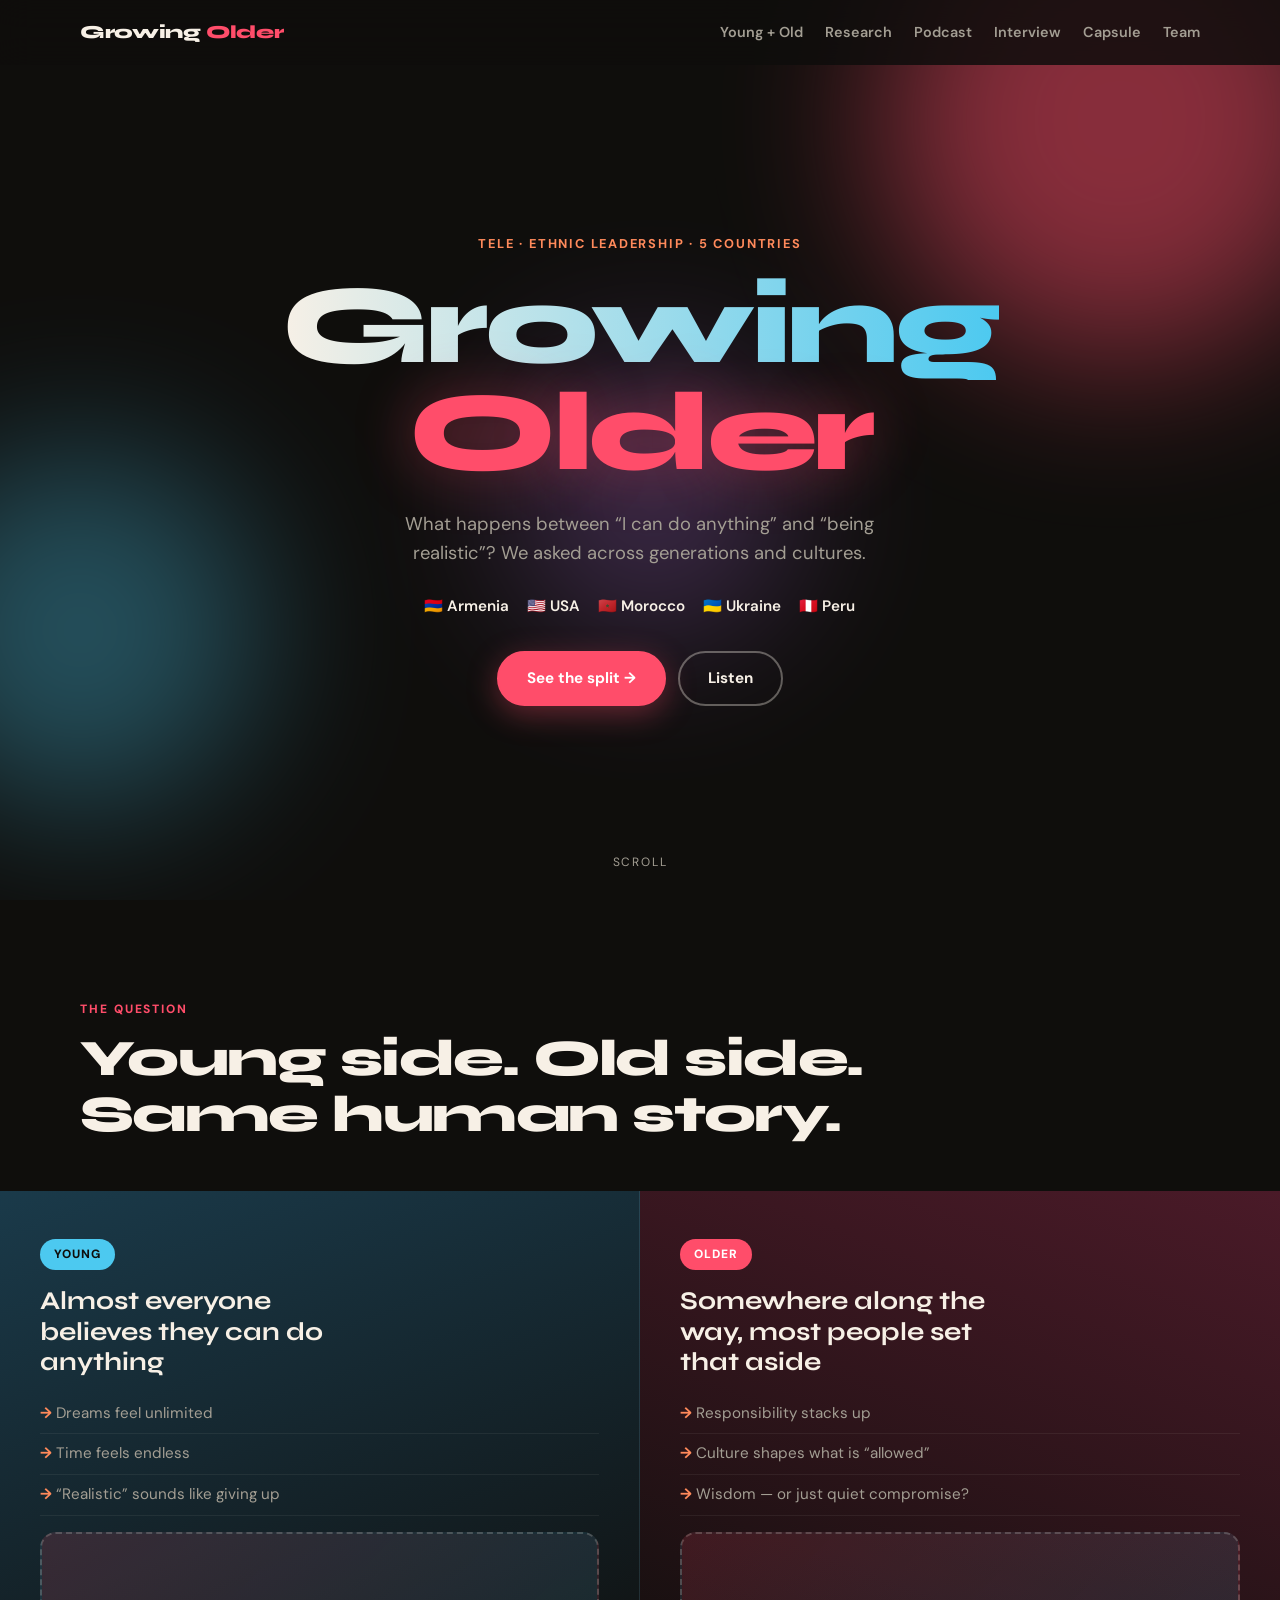
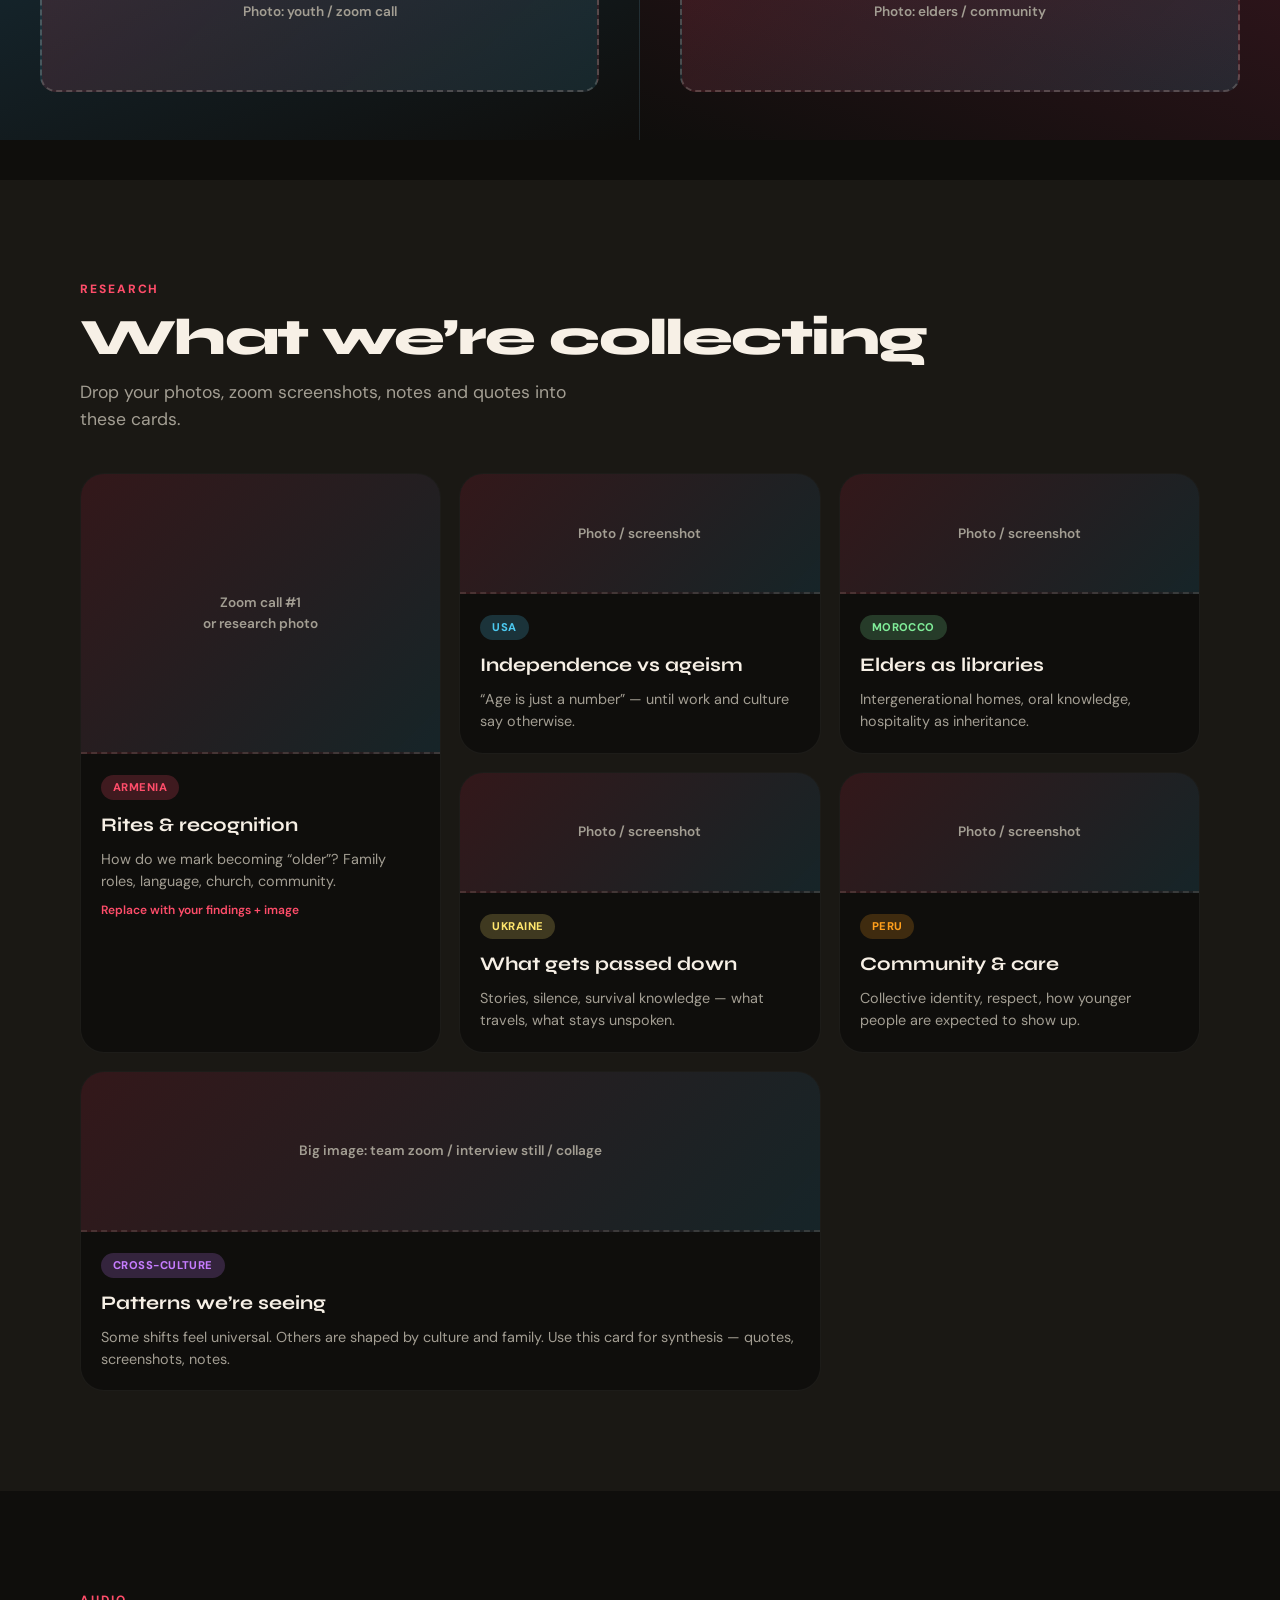
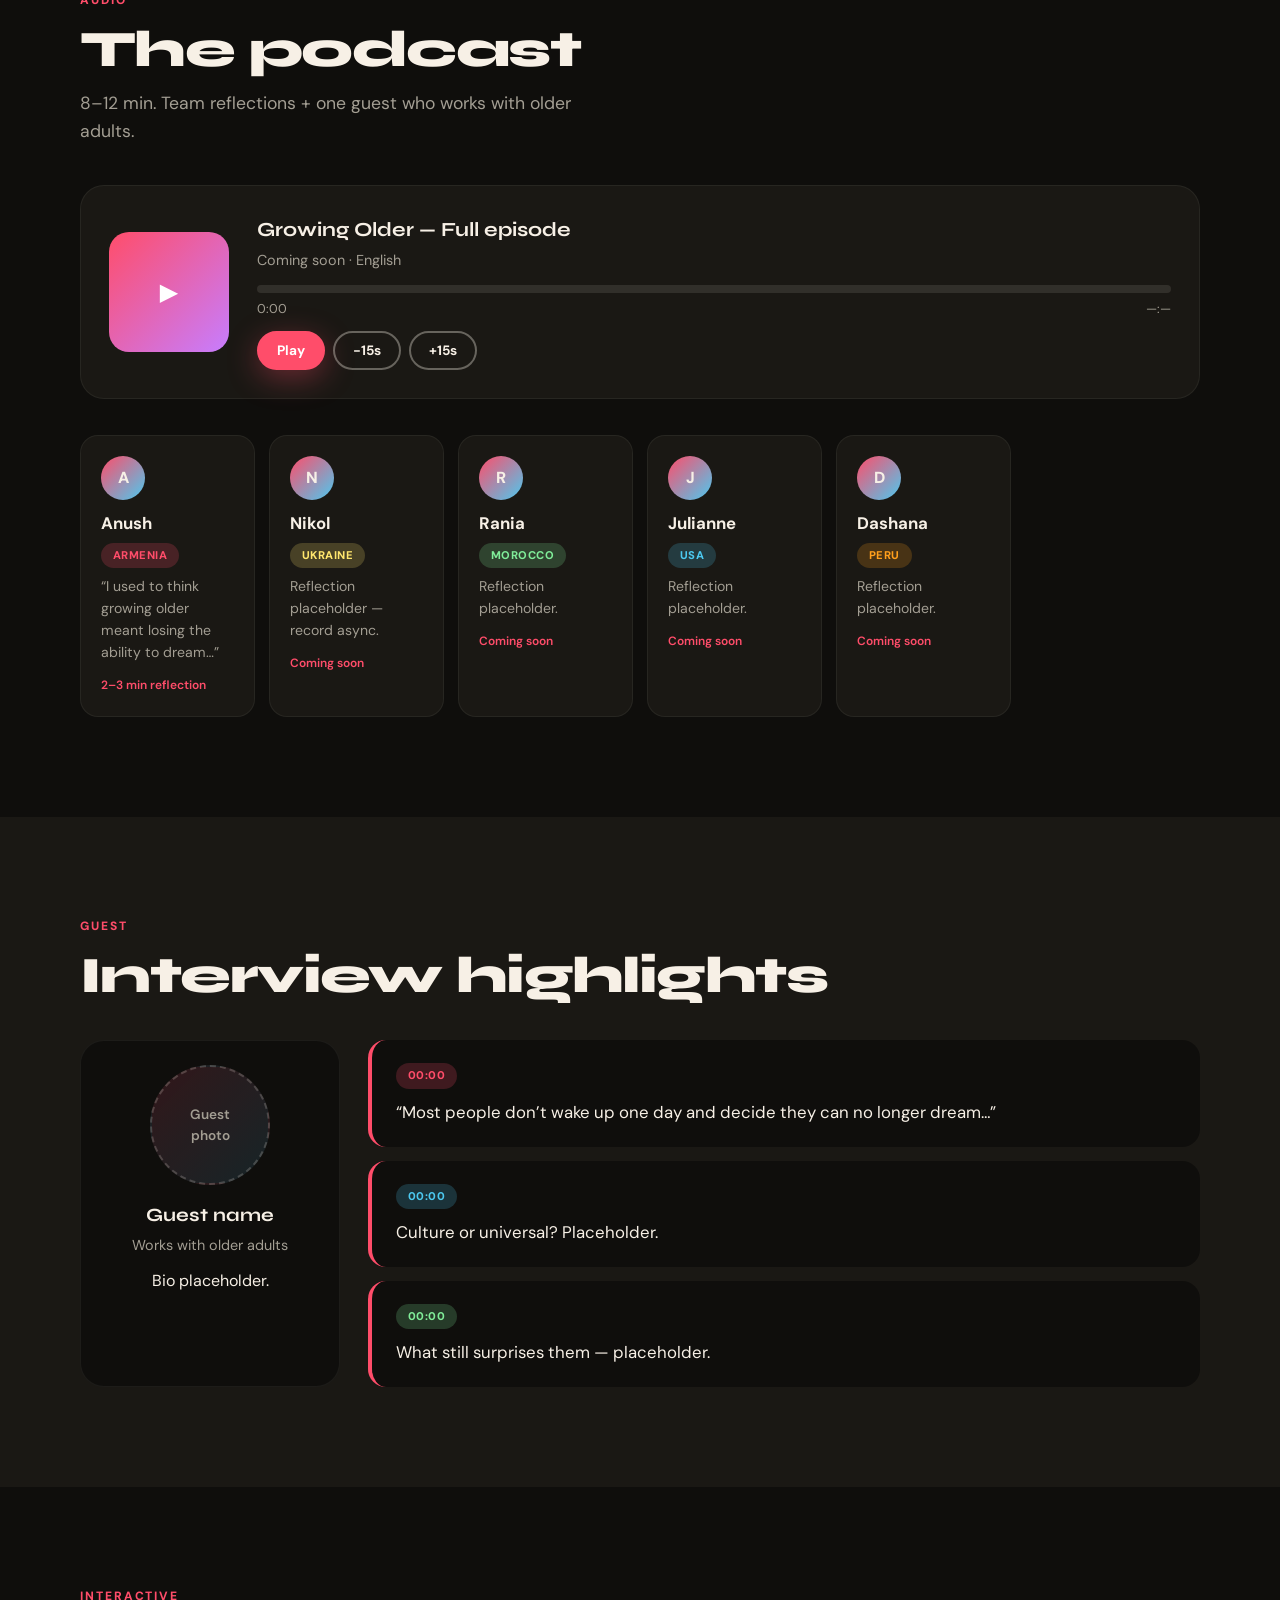
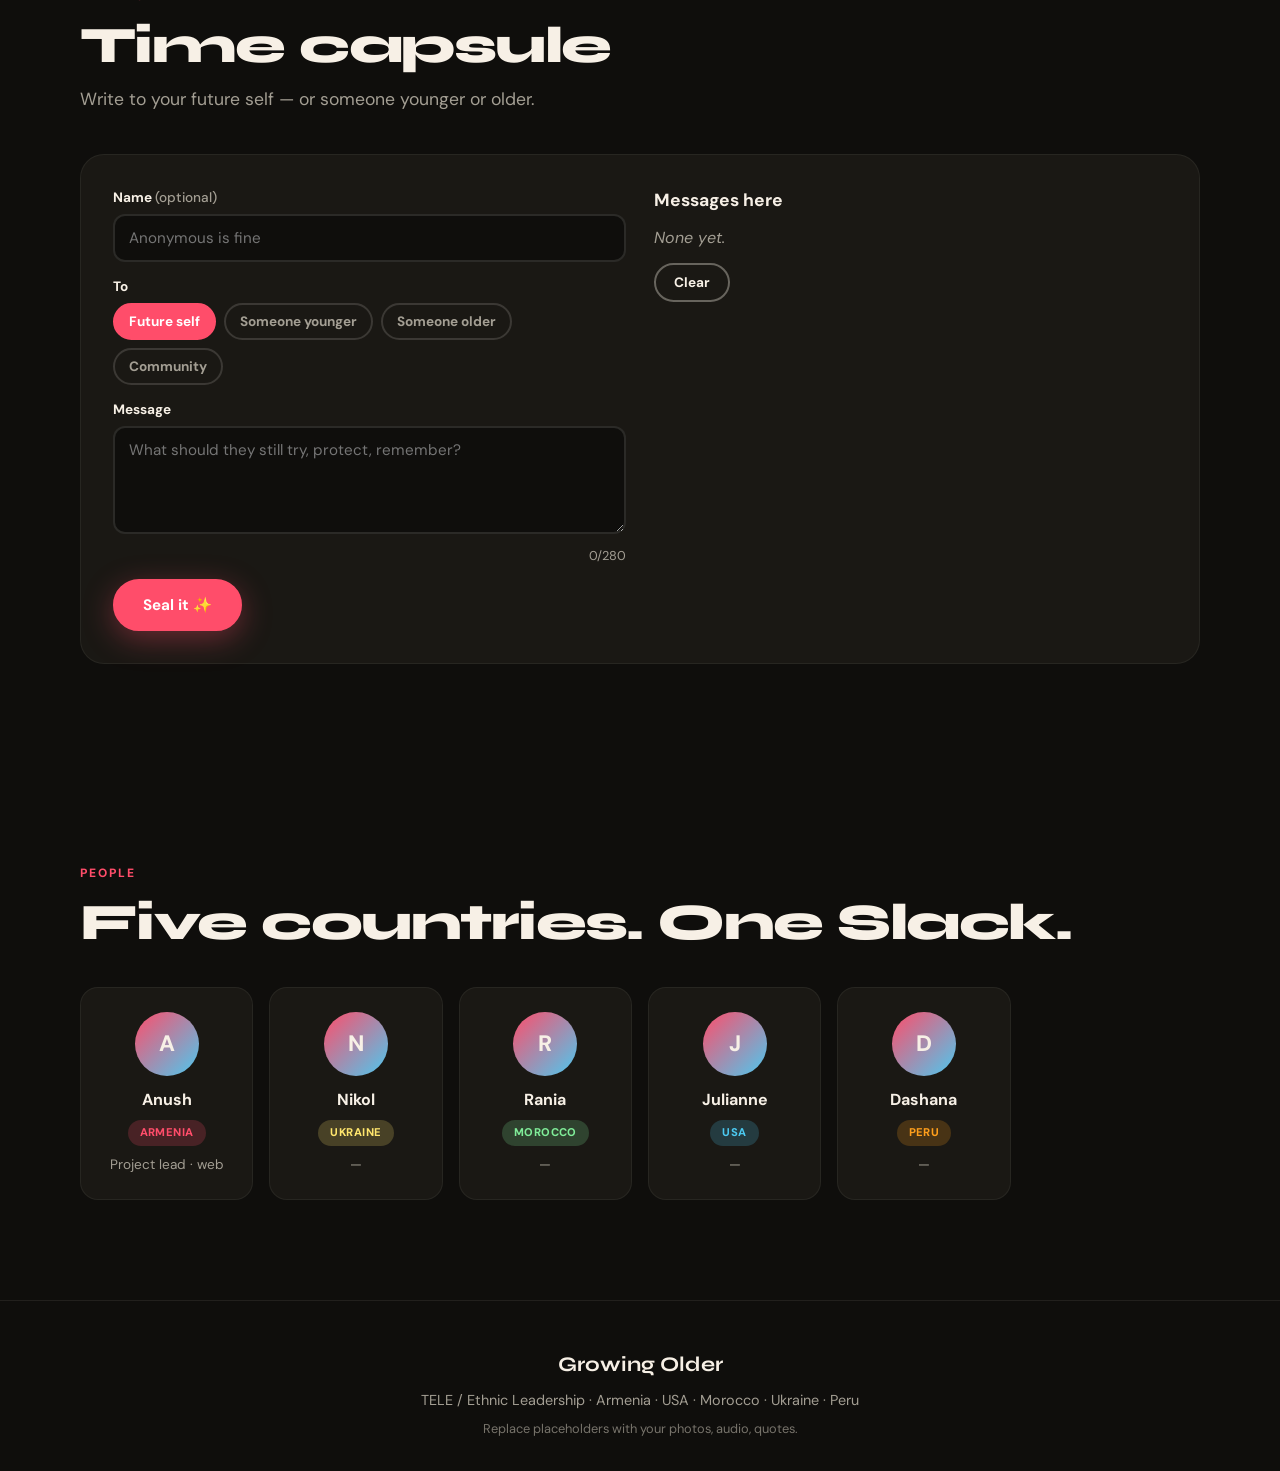
<file: index (1).html>
<!DOCTYPE html>
<html lang="en">
<head>
  <meta charset="UTF-8">
  <meta name="viewport" content="width=device-width, initial-scale=1.0">
  <title>Growing Older — Young + Old Across Cultures</title>
  <meta name="description" content="Five teenagers from Armenia, USA, Morocco, Ukraine and Peru exploring what growing older means across cultures.">
  <link rel="preconnect" href="https://fonts.googleapis.com">
  <link rel="preconnect" href="https://fonts.gstatic.com" crossorigin>
  <link href="https://fonts.googleapis.com/css2?family=Syne:wght@600;700;800&family=DM+Sans:ital,wght@0,400;0,500;0,600;0,700;1,400&display=swap" rel="stylesheet">
  <link rel="stylesheet" href="styles.css">
</head>
<body>
  <nav class="nav" id="nav">
    <div class="nav-inner">
      <a href="#home" class="logo">Growing <span>Older</span></a>
      <button class="nav-toggle" id="navToggle" aria-label="Menu"><span></span><span></span></button>
      <ul class="nav-links" id="navLinks">
        <li><a href="#split">Young + Old</a></li>
        <li><a href="#research">Research</a></li>
        <li><a href="#podcast">Podcast</a></li>
        <li><a href="#interview">Interview</a></li>
        <li><a href="#capsule">Capsule</a></li>
        <li><a href="#team">Team</a></li>
      </ul>
    </div>
  </nav>

  <header class="hero" id="home">
    <div class="hero-bg">
      <div class="orb orb-1"></div>
      <div class="orb orb-2"></div>
      <div class="orb orb-3"></div>
    </div>
    <div class="hero-content">
      <p class="hero-eyebrow">TELE · Ethnic Leadership · 5 countries</p>
      <h1>
        <span class="line young">Growing</span>
        <span class="line old">Older</span>
      </h1>
      <p class="hero-sub">What happens between “I can do anything” and “being realistic”? We asked across generations and cultures.</p>
      <div class="hero-flags">
        <span>🇦🇲 Armenia</span>
        <span>🇺🇸 USA</span>
        <span>🇲🇦 Morocco</span>
        <span>🇺🇦 Ukraine</span>
        <span>🇵🇪 Peru</span>
      </div>
      <div class="hero-cta">
        <a href="#split" class="btn btn-hot">See the split →</a>
        <a href="#podcast" class="btn btn-outline">Listen</a>
      </div>
    </div>
    <div class="scroll-cue">Scroll</div>
  </header>

  <section class="section split-section" id="split">
    <div class="container">
      <div class="section-label">The question</div>
      <h2 class="section-title">Young side. Old side.<br>Same human story.</h2>
    </div>
    <div class="split-track">
      <div class="split-panel young-panel reveal">
        <div class="split-tag">Young</div>
        <h3>Almost everyone believes they can do anything</h3>
        <ul>
          <li>Dreams feel unlimited</li>
          <li>Time feels endless</li>
          <li>“Realistic” sounds like giving up</li>
        </ul>
        <div class="split-photo placeholder-photo"><span>Photo: youth / zoom call</span></div>
      </div>
      <div class="split-panel old-panel reveal">
        <div class="split-tag">Older</div>
        <h3>Somewhere along the way, most people set that aside</h3>
        <ul>
          <li>Responsibility stacks up</li>
          <li>Culture shapes what is “allowed”</li>
          <li>Wisdom — or just quiet compromise?</li>
        </ul>
        <div class="split-photo placeholder-photo"><span>Photo: elders / community</span></div>
      </div>
    </div>
  </section>

  <section class="section research" id="research">
    <div class="container">
      <div class="section-label">Research</div>
      <h2 class="section-title">What we’re collecting</h2>
      <p class="section-lead">Drop your photos, zoom screenshots, notes and quotes into these cards.</p>
      <div class="research-grid">
        <article class="research-card tall reveal" data-tilt>
          <div class="research-img placeholder-photo"><span>Zoom call #1<br>or research photo</span></div>
          <div class="research-body">
            <span class="chip pink">Armenia</span>
            <h3>Rites & recognition</h3>
            <p>How do we mark becoming “older”? Family roles, language, church, community.</p>
            <p class="hint">Replace with your findings + image</p>
          </div>
        </article>
        <article class="research-card reveal" data-tilt>
          <div class="research-img placeholder-photo short"><span>Photo / screenshot</span></div>
          <div class="research-body">
            <span class="chip blue">USA</span>
            <h3>Independence vs ageism</h3>
            <p>“Age is just a number” — until work and culture say otherwise.</p>
          </div>
        </article>
        <article class="research-card reveal" data-tilt>
          <div class="research-img placeholder-photo short"><span>Photo / screenshot</span></div>
          <div class="research-body">
            <span class="chip green">Morocco</span>
            <h3>Elders as libraries</h3>
            <p>Intergenerational homes, oral knowledge, hospitality as inheritance.</p>
          </div>
        </article>
        <article class="research-card reveal" data-tilt>
          <div class="research-img placeholder-photo short"><span>Photo / screenshot</span></div>
          <div class="research-body">
            <span class="chip yellow">Ukraine</span>
            <h3>What gets passed down</h3>
            <p>Stories, silence, survival knowledge — what travels, what stays unspoken.</p>
          </div>
        </article>
        <article class="research-card reveal" data-tilt>
          <div class="research-img placeholder-photo short"><span>Photo / screenshot</span></div>
          <div class="research-body">
            <span class="chip orange">Peru</span>
            <h3>Community & care</h3>
            <p>Collective identity, respect, how younger people are expected to show up.</p>
          </div>
        </article>
        <article class="research-card wide reveal" data-tilt>
          <div class="research-img placeholder-photo"><span>Big image: team zoom / interview still / collage</span></div>
          <div class="research-body">
            <span class="chip purple">Cross-culture</span>
            <h3>Patterns we’re seeing</h3>
            <p>Some shifts feel universal. Others are shaped by culture and family. Use this card for synthesis — quotes, screenshots, notes.</p>
          </div>
        </article>
      </div>
    </div>
  </section>

  <section class="section podcast" id="podcast">
    <div class="container">
      <div class="section-label">Audio</div>
      <h2 class="section-title">The podcast</h2>
      <p class="section-lead">8–12 min. Team reflections + one guest who works with older adults.</p>
      <div class="player reveal">
        <div class="player-art" id="playerArtwork">
          <div class="bars" id="waveform"></div>
          <span id="playIcon">▶</span>
        </div>
        <div class="player-info">
          <h3>Growing Older — Full episode</h3>
          <p>Coming soon · English</p>
          <div class="progress" id="progressBar"><div class="progress-fill" id="progressFill"></div></div>
          <div class="time-row"><span id="currentTime">0:00</span><span id="duration">—:—</span></div>
          <div class="player-controls">
            <button class="btn btn-hot sm" id="playBtn">Play</button>
            <button class="btn btn-outline sm" id="rewindBtn">−15s</button>
            <button class="btn btn-outline sm" id="forwardBtn">+15s</button>
          </div>
        </div>
      </div>
      <div class="reflect-grid">
        <div class="reflect-card reveal" data-tilt>
          <div class="avatar">A</div>
          <h4>Anush</h4>
          <span class="chip pink">Armenia</span>
          <p>“I used to think growing older meant losing the ability to dream…”</p>
          <span class="hint">2–3 min reflection</span>
        </div>
        <div class="reflect-card reveal" data-tilt>
          <div class="avatar">N</div>
          <h4>Nikol</h4>
          <span class="chip yellow">Ukraine</span>
          <p>Reflection placeholder — record async.</p>
          <span class="hint">Coming soon</span>
        </div>
        <div class="reflect-card reveal" data-tilt>
          <div class="avatar">R</div>
          <h4>Rania</h4>
          <span class="chip green">Morocco</span>
          <p>Reflection placeholder.</p>
          <span class="hint">Coming soon</span>
        </div>
        <div class="reflect-card reveal" data-tilt>
          <div class="avatar">J</div>
          <h4>Julianne</h4>
          <span class="chip blue">USA</span>
          <p>Reflection placeholder.</p>
          <span class="hint">Coming soon</span>
        </div>
        <div class="reflect-card reveal" data-tilt>
          <div class="avatar">D</div>
          <h4>Dashana</h4>
          <span class="chip orange">Peru</span>
          <p>Reflection placeholder.</p>
          <span class="hint">Coming soon</span>
        </div>
      </div>
    </div>
  </section>

  <section class="section interview" id="interview">
    <div class="container">
      <div class="section-label">Guest</div>
      <h2 class="section-title">Interview highlights</h2>
      <div class="interview-grid">
        <div class="guest-card reveal">
          <div class="guest-photo placeholder-photo"><span>Guest photo</span></div>
          <h3>Guest name</h3>
          <p class="muted">Works with older adults</p>
          <p>Bio placeholder.</p>
        </div>
        <div class="quotes">
          <blockquote class="reveal">
            <span class="chip pink">00:00</span>
            <p>“Most people don’t wake up one day and decide they can no longer dream…”</p>
          </blockquote>
          <blockquote class="reveal">
            <span class="chip blue">00:00</span>
            <p>Culture or universal? Placeholder.</p>
          </blockquote>
          <blockquote class="reveal">
            <span class="chip green">00:00</span>
            <p>What still surprises them — placeholder.</p>
          </blockquote>
        </div>
      </div>
    </div>
  </section>

  <section class="section capsule" id="capsule">
    <div class="container">
      <div class="section-label">Interactive</div>
      <h2 class="section-title">Time capsule</h2>
      <p class="section-lead">Write to your future self — or someone younger or older.</p>
      <div class="capsule-box reveal">
        <form id="capsuleForm">
          <label>Name <span class="opt">(optional)</span></label>
          <input type="text" id="capsuleName" maxlength="40" placeholder="Anonymous is fine">
          <label>To</label>
          <div class="chips" id="toChips">
            <button type="button" class="chip-btn active" data-v="future-self">Future self</button>
            <button type="button" class="chip-btn" data-v="younger">Someone younger</button>
            <button type="button" class="chip-btn" data-v="older">Someone older</button>
            <button type="button" class="chip-btn" data-v="community">Community</button>
          </div>
          <input type="hidden" id="capsuleTo" value="future-self">
          <label>Message</label>
          <textarea id="capsuleMessage" maxlength="280" rows="4" placeholder="What should they still try, protect, remember?"></textarea>
          <div class="char"><span id="charCount">0</span>/280</div>
          <button type="submit" class="btn btn-hot">Seal it ✨</button>
        </form>
        <div class="capsule-msgs">
          <h3>Messages here</h3>
          <div id="messagesList"><p class="empty">None yet.</p></div>
          <button type="button" class="btn btn-outline sm" id="clearCapsule">Clear</button>
        </div>
      </div>
    </div>
  </section>

  <section class="section team" id="team">
    <div class="container">
      <div class="section-label">People</div>
      <h2 class="section-title">Five countries. One Slack.</h2>
      <div class="team-grid">
        <article class="team-card reveal" data-tilt>
          <div class="avatar big">A</div>
          <h4>Anush</h4>
          <span class="chip pink">Armenia</span>
          <p>Project lead · web</p>
        </article>
        <article class="team-card reveal" data-tilt>
          <div class="avatar big">N</div>
          <h4>Nikol</h4>
          <span class="chip yellow">Ukraine</span>
          <p>—</p>
        </article>
        <article class="team-card reveal" data-tilt>
          <div class="avatar big">R</div>
          <h4>Rania</h4>
          <span class="chip green">Morocco</span>
          <p>—</p>
        </article>
        <article class="team-card reveal" data-tilt>
          <div class="avatar big">J</div>
          <h4>Julianne</h4>
          <span class="chip blue">USA</span>
          <p>—</p>
        </article>
        <article class="team-card reveal" data-tilt>
          <div class="avatar big">D</div>
          <h4>Dashana</h4>
          <span class="chip orange">Peru</span>
          <p>—</p>
        </article>
      </div>
    </div>
  </section>

  <footer class="footer">
    <div class="container">
      <strong>Growing Older</strong>
      <p>TELE / Ethnic Leadership · Armenia · USA · Morocco · Ukraine · Peru</p>
      <p class="tiny">Replace placeholders with your photos, audio, quotes.</p>
    </div>
  </footer>

  <script src="script.js"></script>
</body>
</html>
</file>
<file: styles.css>
/* Growing Older — bold, bright, young + old */

:root {
  --bg: #0F0E0C;
  --bg-2: #1A1814;
  --cream: #F7F0E6;
  --hot: #FF4D6A;
  --hot-2: #FF8A5B;
  --blue: #4CC9F0;
  --green: #80ED99;
  --yellow: #FFE66D;
  --purple: #C77DFF;
  --orange: #FF9F1C;
  --pink: #FF4D6A;
  --muted: #A39E93;
  --white: #FFFFFF;
  --radius: 24px;
  --font: "DM Sans", system-ui, sans-serif;
  --display: "Syne", system-ui, sans-serif;
  --t: 0.3s cubic-bezier(0.22, 1, 0.36, 1);
}

*, *::before, *::after { box-sizing: border-box; margin: 0; padding: 0; }
html { scroll-behavior: smooth; }
body {
  font-family: var(--font);
  background: var(--bg);
  color: var(--cream);
  line-height: 1.55;
  overflow-x: hidden;
}
a { color: var(--hot-2); text-decoration: none; }
.container { width: min(1120px, 92%); margin: 0 auto; }

/* NAV */
.nav {
  position: fixed; top: 0; left: 0; right: 0; z-index: 100;
  background: rgba(15, 14, 12, 0.85);
  backdrop-filter: blur(16px);
  border-bottom: 1px solid transparent;
  transition: border-color var(--t);
}
.nav.scrolled { border-color: rgba(247, 240, 230, 0.08); }
.nav-inner {
  display: flex; align-items: center; justify-content: space-between;
  height: 64px; width: min(1120px, 92%); margin: 0 auto;
}
.logo {
  font-family: var(--display); font-weight: 800; font-size: 1.15rem;
  color: var(--cream); letter-spacing: -0.02em;
}
.logo span { color: var(--hot); }
.nav-links { display: flex; gap: 22px; list-style: none; }
.nav-links a {
  color: var(--muted); font-weight: 600; font-size: 0.9rem;
  transition: color var(--t);
}
.nav-links a:hover { color: var(--cream); }
.nav-toggle {
  display: none; flex-direction: column; gap: 6px;
  background: none; border: none; cursor: pointer; padding: 4px;
}
.nav-toggle span {
  width: 22px; height: 2px; background: var(--cream); border-radius: 2px;
}

/* HERO */
.hero {
  min-height: 100vh; display: flex; flex-direction: column;
  align-items: center; justify-content: center;
  text-align: center; position: relative; padding: 100px 20px 60px;
  overflow: hidden;
}
.hero-bg { position: absolute; inset: 0; pointer-events: none; }
.orb {
  position: absolute; border-radius: 50%; filter: blur(80px); opacity: 0.5;
  animation: float 12s ease-in-out infinite;
}
.orb-1 {
  width: 480px; height: 480px; background: var(--hot);
  top: -120px; right: -80px; animation-delay: 0s;
}
.orb-2 {
  width: 360px; height: 360px; background: var(--blue);
  bottom: 10%; left: -100px; opacity: 0.35; animation-delay: -4s;
}
.orb-3 {
  width: 280px; height: 280px; background: var(--purple);
  top: 40%; left: 40%; opacity: 0.25; animation-delay: -7s;
}
@keyframes float {
  0%, 100% { transform: translate(0, 0) scale(1); }
  50% { transform: translate(30px, -40px) scale(1.08); }
}

.hero-content { position: relative; z-index: 1; max-width: 720px; }
.hero-eyebrow {
  font-size: 0.8rem; font-weight: 700; letter-spacing: 0.14em;
  text-transform: uppercase; color: var(--hot-2); margin-bottom: 20px;
}
.hero h1 {
  font-family: var(--display); font-weight: 800;
  font-size: clamp(3.2rem, 12vw, 7rem);
  line-height: 0.95; letter-spacing: -0.04em; margin-bottom: 24px;
}
.hero h1 .young {
  display: block; color: var(--cream);
  background: linear-gradient(90deg, var(--cream), var(--blue));
  -webkit-background-clip: text; -webkit-text-fill-color: transparent;
  background-clip: text;
}
.hero h1 .old {
  display: block; color: var(--hot);
  text-shadow: 0 0 60px rgba(255, 77, 106, 0.4);
}
.hero-sub {
  font-size: 1.15rem; color: var(--muted); max-width: 480px;
  margin: 0 auto 28px;
}
.hero-flags {
  display: flex; flex-wrap: wrap; gap: 10px 18px; justify-content: center;
  font-weight: 600; font-size: 0.95rem; margin-bottom: 32px; color: var(--cream);
}
.hero-cta { display: flex; flex-wrap: wrap; gap: 12px; justify-content: center; }
.scroll-cue {
  position: absolute; bottom: 28px; left: 50%; transform: translateX(-50%);
  font-size: 0.75rem; letter-spacing: 0.15em; text-transform: uppercase;
  color: var(--muted); animation: pulse 2s ease infinite;
}
@keyframes pulse {
  0%, 100% { opacity: 0.4; }
  50% { opacity: 1; }
}

/* BUTTONS */
.btn {
  display: inline-flex; align-items: center; justify-content: center;
  padding: 14px 28px; border-radius: 999px;
  font-family: inherit; font-weight: 700; font-size: 0.95rem;
  border: 2px solid transparent; cursor: pointer; transition: all var(--t);
}
.btn.sm { padding: 9px 18px; font-size: 0.85rem; }
.btn-hot {
  background: var(--hot); color: white; border-color: var(--hot);
  box-shadow: 0 8px 30px rgba(255, 77, 106, 0.35);
}
.btn-hot:hover {
  transform: translateY(-3px) scale(1.02);
  box-shadow: 0 14px 40px rgba(255, 77, 106, 0.45);
  background: #ff3355;
}
.btn-outline {
  background: transparent; border-color: rgba(247, 240, 230, 0.35); color: var(--cream);
}
.btn-outline:hover {
  border-color: var(--cream); background: rgba(247, 240, 230, 0.08);
}

/* SECTIONS */
.section { padding: 100px 0; }
.section-label {
  font-size: 0.75rem; font-weight: 800; letter-spacing: 0.16em;
  text-transform: uppercase; color: var(--hot); margin-bottom: 12px;
}
.section-title {
  font-family: var(--display); font-weight: 800;
  font-size: clamp(2rem, 5vw, 3.2rem);
  letter-spacing: -0.03em; line-height: 1.1; margin-bottom: 12px;
}
.section-lead {
  color: var(--muted); font-size: 1.1rem; max-width: 520px; margin-bottom: 40px;
}

/* SPLIT Young + Old */
.split-section { padding-bottom: 40px; }
.split-track {
  display: grid; grid-template-columns: 1fr 1fr; gap: 0;
  margin-top: 48px; min-height: 520px;
}
.split-panel {
  padding: 48px 40px; display: flex; flex-direction: column; gap: 16px;
  position: relative; overflow: hidden;
}
.young-panel {
  background: linear-gradient(160deg, #1a3a4a 0%, #0F0E0C 100%);
  border-right: 1px solid rgba(247, 240, 230, 0.06);
}
.old-panel {
  background: linear-gradient(200deg, #4a1a28 0%, #0F0E0C 100%);
}
.split-tag {
  display: inline-block; align-self: flex-start;
  padding: 6px 14px; border-radius: 999px;
  font-size: 0.75rem; font-weight: 800; letter-spacing: 0.08em;
  text-transform: uppercase;
}
.young-panel .split-tag { background: var(--blue); color: #0F0E0C; }
.old-panel .split-tag { background: var(--hot); color: white; }
.split-panel h3 {
  font-family: var(--display); font-size: 1.6rem; font-weight: 700;
  line-height: 1.2; max-width: 320px;
}
.split-panel ul { list-style: none; color: var(--muted); }
.split-panel li {
  padding: 8px 0; border-bottom: 1px solid rgba(247, 240, 230, 0.06);
  font-size: 0.95rem;
}
.split-panel li::before {
  content: "→ "; color: var(--hot-2); font-weight: 700;
}
.split-photo {
  margin-top: auto; height: 160px; border-radius: 16px;
}

/* PLACEHOLDER PHOTOS */
.placeholder-photo {
  background: linear-gradient(135deg, rgba(255,77,106,0.15), rgba(76,201,240,0.12));
  border: 2px dashed rgba(247, 240, 230, 0.2);
  border-radius: 16px;
  display: grid; place-items: center; text-align: center;
  color: var(--muted); font-size: 0.85rem; font-weight: 600;
  min-height: 140px; padding: 20px;
  transition: border-color var(--t), background var(--t);
}
.placeholder-photo:hover {
  border-color: var(--hot); background: rgba(255, 77, 106, 0.1);
}
.placeholder-photo.short { min-height: 120px; }

/* RESEARCH */
.research { background: var(--bg-2); }
.research-grid {
  display: grid;
  grid-template-columns: repeat(3, 1fr);
  gap: 18px;
}
.research-card {
  background: var(--bg);
  border-radius: var(--radius);
  overflow: hidden;
  border: 1px solid rgba(247, 240, 230, 0.06);
  transition: transform var(--t), box-shadow var(--t), border-color var(--t);
  transform-style: preserve-3d;
}
.research-card:hover {
  transform: translateY(-8px) rotateX(2deg) rotateY(-2deg);
  box-shadow: 0 24px 50px rgba(0,0,0,0.4);
  border-color: rgba(255, 77, 106, 0.3);
}
.research-card.tall { grid-row: span 2; }
.research-card.wide { grid-column: span 2; }
.research-img { min-height: 160px; border-radius: 0; border: none; border-bottom: 2px dashed rgba(247,240,230,0.12); }
.research-card.tall .research-img { min-height: 280px; }
.research-body { padding: 20px; }
.research-body h3 {
  font-family: var(--display); font-size: 1.2rem; margin: 10px 0 8px;
}
.research-body p { color: var(--muted); font-size: 0.9rem; }
.hint { font-size: 0.75rem !important; color: var(--hot) !important; margin-top: 8px; font-weight: 600; }

.chip {
  display: inline-block; padding: 4px 12px; border-radius: 999px;
  font-size: 0.7rem; font-weight: 800; letter-spacing: 0.04em;
  text-transform: uppercase;
}
.chip.pink { background: rgba(255,77,106,0.2); color: var(--hot); }
.chip.blue { background: rgba(76,201,240,0.2); color: var(--blue); }
.chip.green { background: rgba(128,237,153,0.2); color: var(--green); }
.chip.yellow { background: rgba(255,230,109,0.2); color: var(--yellow); }
.chip.orange { background: rgba(255,159,28,0.2); color: var(--orange); }
.chip.purple { background: rgba(199,125,255,0.2); color: var(--purple); }

/* PODCAST */
.player {
  display: flex; gap: 28px; align-items: center; flex-wrap: wrap;
  background: var(--bg-2); border-radius: var(--radius);
  padding: 28px; margin-bottom: 36px;
  border: 1px solid rgba(247, 240, 230, 0.06);
}
.player-art {
  width: 120px; height: 120px; border-radius: 20px; flex-shrink: 0;
  background: linear-gradient(135deg, var(--hot), var(--purple));
  display: grid; place-items: center; position: relative;
  cursor: pointer; overflow: hidden;
}
.bars {
  position: absolute; inset: 0; display: flex; align-items: center;
  justify-content: center; gap: 3px; opacity: 0.4; padding: 16px;
}
.bars span {
  width: 4px; background: white; border-radius: 2px;
  animation: bar 1.1s ease-in-out infinite;
}
.bars span:nth-child(odd) { animation-delay: 0.15s; }
.bars span:nth-child(3n) { animation-delay: 0.35s; }
@keyframes bar {
  0%, 100% { height: 10px; }
  50% { height: 36px; }
}
.player-art span#playIcon {
  position: relative; z-index: 1; font-size: 1.5rem; font-weight: 800; color: white;
}
.player-info { flex: 1; min-width: 200px; }
.player-info h3 { font-family: var(--display); font-size: 1.25rem; margin-bottom: 4px; }
.player-info > p { color: var(--muted); font-size: 0.9rem; margin-bottom: 14px; }
.progress {
  height: 8px; background: rgba(247,240,230,0.1); border-radius: 4px;
  cursor: pointer; overflow: hidden; margin-bottom: 6px;
}
.progress-fill {
  height: 100%; width: 0%;
  background: linear-gradient(90deg, var(--hot), var(--yellow));
  border-radius: 4px;
}
.time-row {
  display: flex; justify-content: space-between;
  font-size: 0.8rem; color: var(--muted); margin-bottom: 12px;
}
.player-controls { display: flex; gap: 8px; flex-wrap: wrap; }

.reflect-grid {
  display: grid;
  grid-template-columns: repeat(auto-fill, minmax(170px, 1fr));
  gap: 14px;
}
.reflect-card {
  background: var(--bg-2); border-radius: 18px; padding: 20px;
  border: 1px solid rgba(247, 240, 230, 0.06);
  transition: transform var(--t), border-color var(--t);
}
.reflect-card:hover {
  transform: translateY(-6px);
  border-color: rgba(255, 77, 106, 0.35);
}
.avatar {
  width: 44px; height: 44px; border-radius: 50%;
  background: linear-gradient(135deg, var(--hot), var(--blue));
  display: grid; place-items: center; font-weight: 800; margin-bottom: 10px;
}
.avatar.big { width: 64px; height: 64px; font-size: 1.4rem; margin: 0 auto 12px; }
.reflect-card h4 { font-size: 1.05rem; margin-bottom: 6px; }
.reflect-card p { font-size: 0.88rem; color: var(--muted); margin: 8px 0; }

/* INTERVIEW */
.interview { background: var(--bg-2); }
.interview-grid {
  display: grid; grid-template-columns: 260px 1fr; gap: 28px; margin-top: 36px;
}
.guest-card {
  background: var(--bg); border-radius: var(--radius); padding: 24px;
  text-align: center; border: 1px solid rgba(247, 240, 230, 0.06);
}
.guest-photo {
  width: 120px; height: 120px; border-radius: 50%; margin: 0 auto 16px;
  min-height: 120px;
}
.guest-card h3 { font-family: var(--display); margin-bottom: 4px; }
.muted { color: var(--muted); font-size: 0.9rem; margin-bottom: 12px; }
.quotes { display: flex; flex-direction: column; gap: 14px; }
blockquote {
  background: var(--bg); border-radius: 18px; padding: 22px 24px;
  border-left: 4px solid var(--hot);
  margin: 0;
}
blockquote p { margin-top: 10px; font-size: 1.05rem; color: var(--cream); }

/* CAPSULE */
.capsule-box {
  display: grid; grid-template-columns: 1fr 1fr; gap: 28px;
  background: var(--bg-2); border-radius: var(--radius);
  padding: 32px; border: 1px solid rgba(247, 240, 230, 0.06);
  margin-top: 12px;
}
.capsule-box label {
  display: block; font-size: 0.85rem; font-weight: 700; margin: 14px 0 6px;
}
.capsule-box label:first-child { margin-top: 0; }
.opt { font-weight: 500; color: var(--muted); }
.capsule-box input,
.capsule-box textarea {
  width: 100%; padding: 12px 14px;
  border: 2px solid rgba(247, 240, 230, 0.12); border-radius: 12px;
  background: var(--bg); color: var(--cream); font-family: inherit; font-size: 0.95rem;
}
.capsule-box input:focus,
.capsule-box textarea:focus {
  outline: none; border-color: var(--hot);
}
.chips { display: flex; flex-wrap: wrap; gap: 8px; }
.chip-btn {
  padding: 8px 14px; border-radius: 999px;
  border: 2px solid rgba(247, 240, 230, 0.15); background: transparent;
  color: var(--muted); font-family: inherit; font-weight: 700; font-size: 0.85rem;
  cursor: pointer; transition: var(--t);
}
.chip-btn:hover { border-color: var(--hot); color: var(--hot); }
.chip-btn.active {
  background: var(--hot); border-color: var(--hot); color: white;
}
.char { text-align: right; font-size: 0.8rem; color: var(--muted); margin: 4px 0 14px; }
.capsule-msgs h3 { margin-bottom: 12px; font-size: 1.1rem; }
#messagesList {
  max-height: 280px; overflow-y: auto;
  display: flex; flex-direction: column; gap: 10px; margin-bottom: 12px;
}
.msg {
  background: var(--bg); border-radius: 12px; padding: 12px 14px;
  border-left: 3px solid var(--hot); font-size: 0.9rem;
  animation: popIn 0.35s ease;
}
.msg .meta { font-size: 0.75rem; color: var(--muted); margin-bottom: 4px; font-weight: 600; }
.empty { color: var(--muted); font-style: italic; }
@keyframes popIn {
  from { opacity: 0; transform: scale(0.95) translateY(8px); }
  to { opacity: 1; transform: scale(1) translateY(0); }
}

/* TEAM */
.team-grid {
  display: grid;
  grid-template-columns: repeat(auto-fill, minmax(160px, 1fr));
  gap: 16px; margin-top: 36px;
}
.team-card {
  background: var(--bg-2); border-radius: 18px; padding: 24px 16px;
  text-align: center; border: 1px solid rgba(247, 240, 230, 0.06);
  transition: transform var(--t), border-color var(--t);
}
.team-card:hover {
  transform: translateY(-8px) scale(1.02);
  border-color: rgba(255, 77, 106, 0.35);
}
.team-card h4 { margin-bottom: 6px; }
.team-card p { font-size: 0.85rem; color: var(--muted); margin-top: 8px; }

/* FOOTER */
.footer {
  padding: 48px 0 32px; border-top: 1px solid rgba(247, 240, 230, 0.08);
  text-align: center;
}
.footer strong {
  font-family: var(--display); font-size: 1.3rem; display: block; margin-bottom: 8px;
}
.footer p { color: var(--muted); font-size: 0.9rem; }
.footer .tiny { font-size: 0.8rem; margin-top: 8px; opacity: 0.7; }

/* REVEAL on scroll */
.reveal {
  opacity: 0;
  transform: translateY(40px);
  transition: opacity 0.7s cubic-bezier(0.22, 1, 0.36, 1),
              transform 0.7s cubic-bezier(0.22, 1, 0.36, 1);
}
.reveal.visible {
  opacity: 1;
  transform: translateY(0);
}

/* RESPONSIVE */
@media (max-width: 900px) {
  .split-track { grid-template-columns: 1fr; }
  .young-panel { border-right: none; border-bottom: 1px solid rgba(247,240,230,0.06); }
  .research-grid { grid-template-columns: 1fr 1fr; }
  .research-card.tall { grid-row: span 1; }
  .research-card.wide { grid-column: span 2; }
  .interview-grid { grid-template-columns: 1fr; }
  .capsule-box { grid-template-columns: 1fr; }
}
@media (max-width: 600px) {
  .nav-toggle { display: flex; }
  .nav-links {
    position: fixed; top: 64px; left: 0; right: 0;
    background: var(--bg); flex-direction: column; padding: 20px; gap: 14px;
    border-bottom: 1px solid rgba(247,240,230,0.08);
    transform: translateY(-120%); opacity: 0; pointer-events: none;
    transition: all 0.3s ease;
  }
  .nav-links.open { transform: translateY(0); opacity: 1; pointer-events: auto; }
  .research-grid { grid-template-columns: 1fr; }
  .research-card.wide { grid-column: span 1; }
  .player { flex-direction: column; text-align: center; }
  .player-controls { justify-content: center; }
}
</file>
